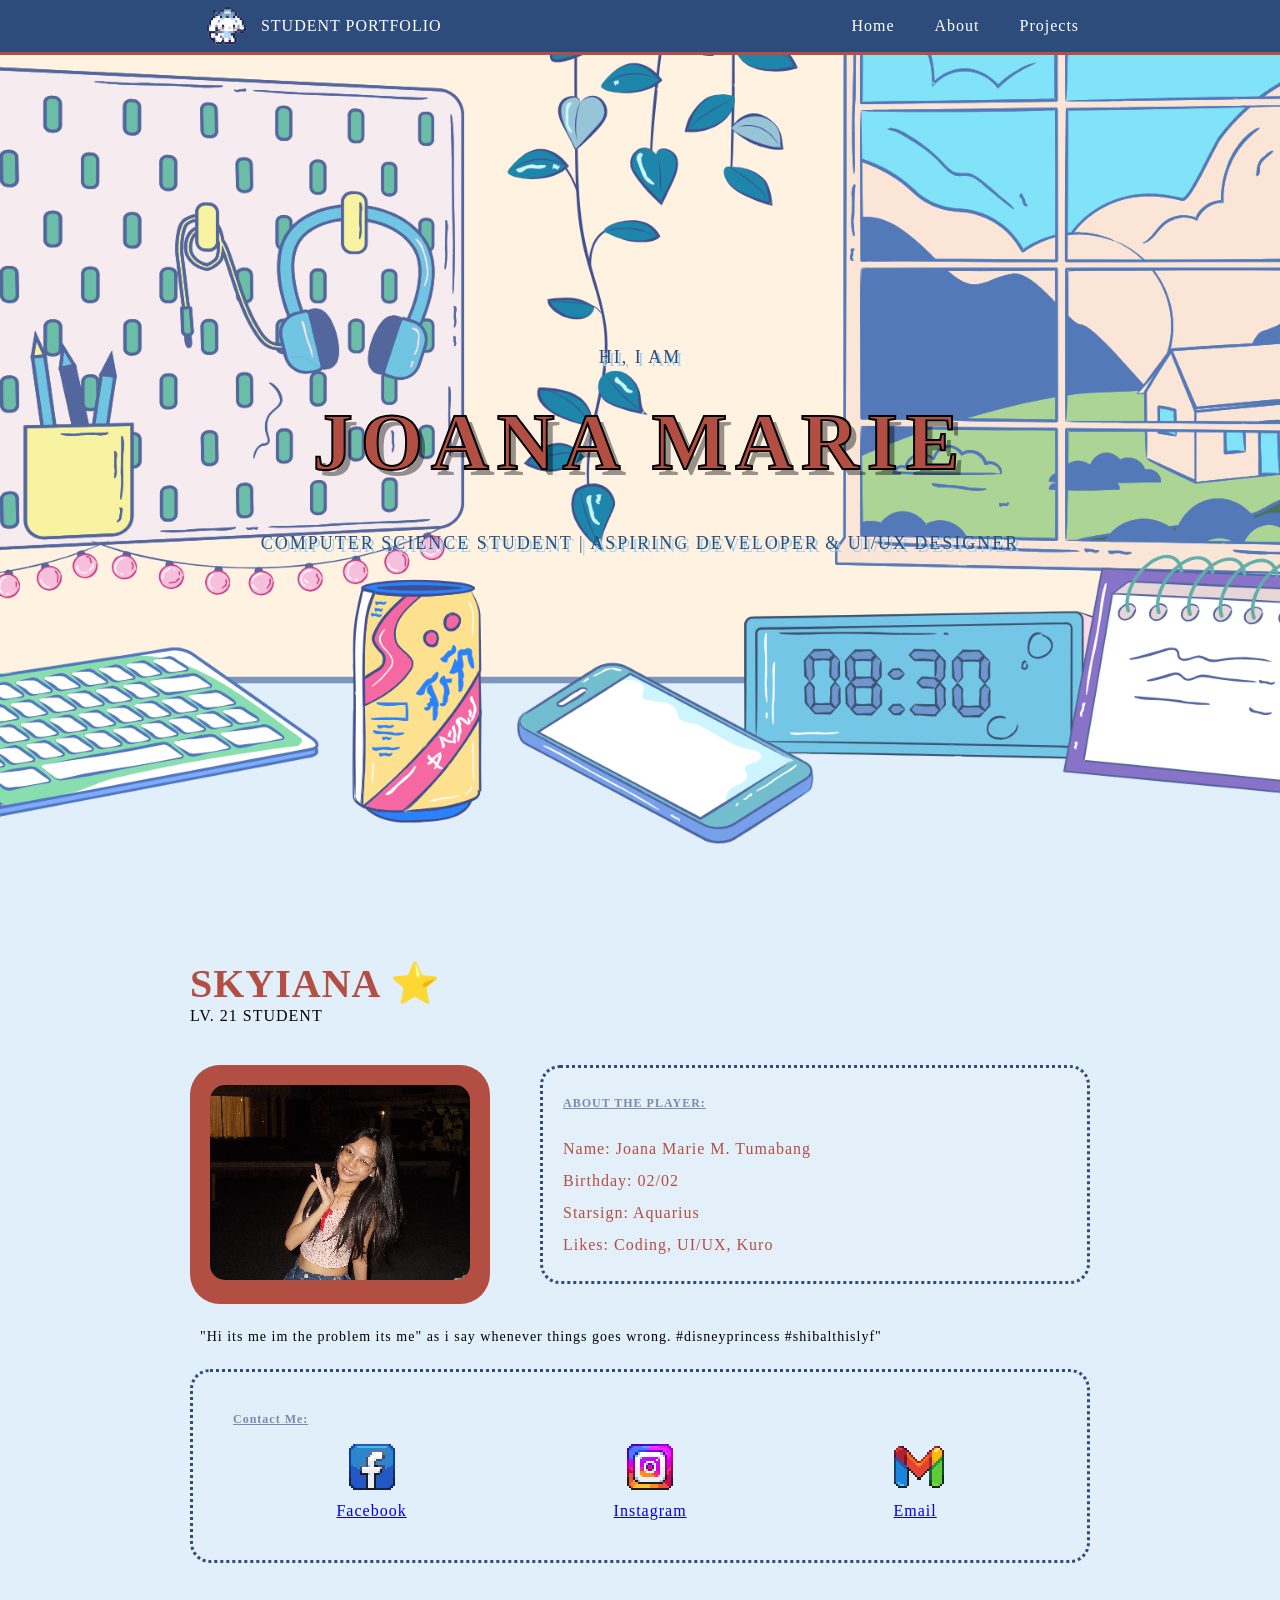
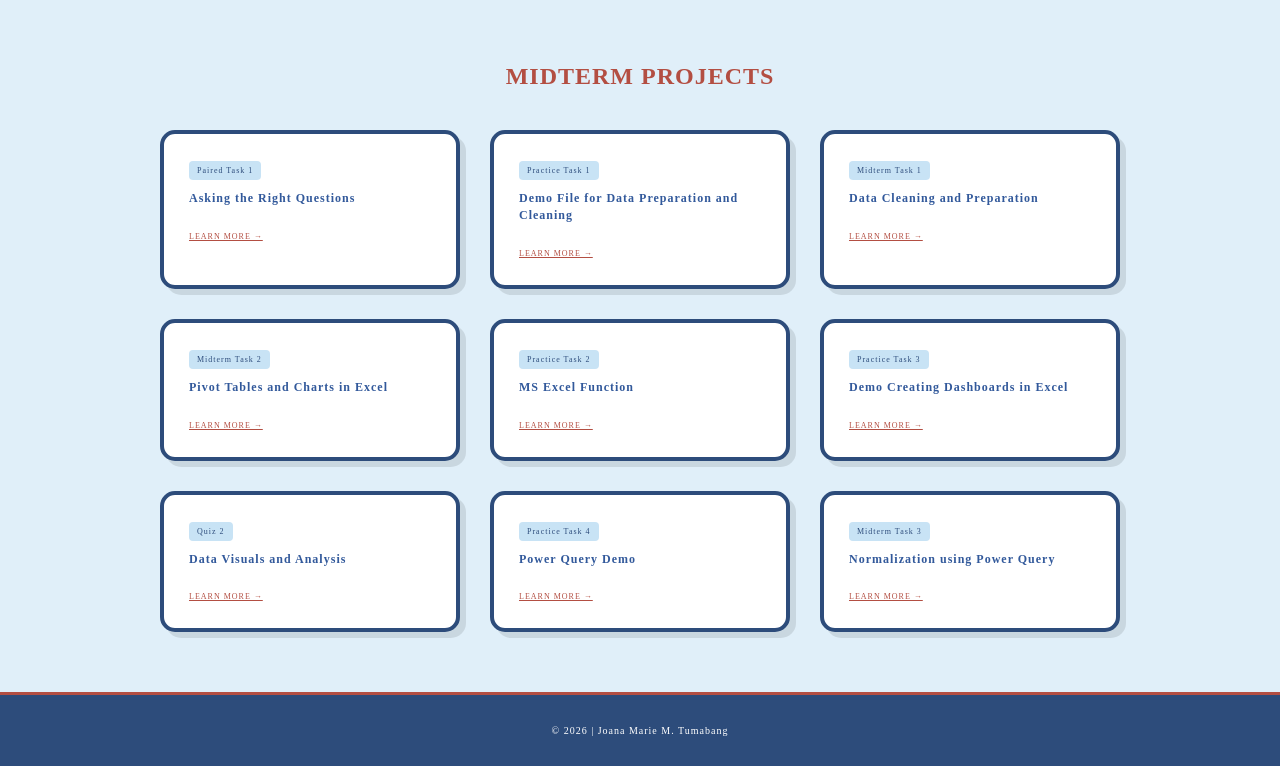
<file: index.html>
<!DOCTYPE html>
<html lang="en">
<head>
    <meta charset="UTF-8">
    <meta name="viewport" content="width=device-width, initial-scale=1.0">
    <title>PORTFOLIO</title>
    <link rel="stylesheet" href="style.css">

</head>




<body>

    <header>
        <nav>
            <div class="logo">
            <img src="pictures/hachi.png" alt="Logo Icon" class="nav-icon">
            <span>STUDENT PORTFOLIO</span>
            </div>

            <ul>
                <li><a href="#hero">Home</a></li>
                <li><a href="#About">About</a></li>
                <li><a href="#Projects">Projects</a></li>
                <!-- <li><a href="#Certificates">Certificates</a></li> -->
                
            </ul>
        </nav>
    </header>

    <main>
        <!-- ---------------------------------------------------------------------------HERO -->
    <section id="hero">
            <div class="hero-overlay">
                <p class="hero-sub">HI, I AM</p>
                <h1 class="hero-title">JOANA MARIE</h1>
                <p class="hero-desc">COMPUTER SCIENCE STUDENT | ASPIRING DEVELOPER & UI/UX DESIGNER</p>
            </div>
        </section>

        <section id="About" class="character-sheet">
            <div class="player-card">
                
                <div class="card-header">
                    <h1 class="player-name">SKYIANA <span class="star">⭐</span></h1>
                    <p class="player-lv">LV. 21 STUDENT</p>
                </div>

                <div class="main-stats">
                    <div class="portrait-box">
                        <img src="me.JPG" alt="Joana Marie">
                    </div>

                    <div class="info-box-stitched">
                        <h2 class="box-title">ABOUT THE PLAYER:</h2>
                        <ul class="stats-list">
                            <li><span>Name:</span> Joana Marie M. Tumabang</li>
                            <li><span>Birthday:</span> 02/02</li>
                            <li><span>Starsign:</span> Aquarius</li>
                            <li><span>Likes:</span> Coding, UI/UX, Kuro</li>
                        </ul>
                    </div>
                </div>

                <div class="bio-container">
                    <p>"Hi its me im the problem its me" as i say whenever things goes wrong. #disneyprincess #shibalthislyf"</p>
                </div>

                <div class="skills-container">
                    <h2 class="box-title">Contact Me:</h2>
                    <div class="skills-grid">
                        <div class="skill-item">
                            <img src="Facebook.png" alt="Facebook">
                            <a href=https://www.facebook.com/jxanamrie/ target="_blank"> Facebook </a>
                            
                        </div>
                        <div class="skill-item">
                            <img src="Instagram.png" alt="Instagram">
                            <a href=https://www.instagram.com/jxwana.m/?hl=en target="_blank"> Instagram </a>
                        </div>
                        <div class="skill-item">
                            <img src="Gmail.png" alt="Gmail">
                            <a href="mailto:jmtumabang23-0249@cca.edu.ph">Email</a>
                        </div>
        
                    
                        </div>
                    </div>
                </div>
            </div>
        </section>

    <section id="Projects" class="activity-section">
            <h2 class="section-title">Midterm Projects</h2>
            <div class="activity-grid">
                <article class="activity-card">
                    <span class="tag"ehe> Paired Task 1 </span>
                    <h3>Asking the Right Questions</h3>
                    <p></p>
                    <a href="https://drive.google.com/file/d/19aBIgeKkWxpyyNkEWSvLCEG8DLnbzKw0/view?usp=drive_link" target="_blank" class="card-link">Learn More →</a>
                </article>
                
                <article class="activity-card">
                    <span class="tag"> Practice Task 1 </span>
                    <h3>Demo File for Data Preparation and Cleaning</h3>
                    <p></p>
                    <a href="https://drive.google.com/file/d/1G7hFoEhExKGB3eWmrqOjkC-Nxx1N0dys/view?usp=drive_link" target="_blank" class="card-link">Learn More →</a>
                </article>

                <article class="activity-card">
                    <span class="tag">Midterm Task 1</span>
                    <h3>Data Cleaning and Preparation</h3>
                    <p></p>
                    <a href="https://drive.google.com/file/d/1WcFjYwCfjPP6Aw7Vp7rs1ROt_YVsygww/view?usp=drive_link" target="_blank" class="card-link">Learn More →</a>
                </article>

                <article class="activity-card">
                    <span class="tag">Midterm Task 2</span>
                    <h3>Pivot Tables and Charts in Excel</h3>
                    <p></p>
                    <a href="https://drive.google.com/file/d/13WxiIro3tFoPnjw0pCvvCyjKMcFPW6KL/view?usp=drive_link" target="_blank" class="card-link">Learn More →</a>
                </article>

                <article class="activity-card">
                    <span class="tag">Practice Task 2</span>
                    <h3>MS Excel Function</h3>
                    <p></p>
                    <a href="https://drive.google.com/file/d/1BeKaWgL_EWww68E3yyXP6A8AcV5NDVZf/view?usp=drive_link" target="_blank" class="card-link">Learn More →</a>
                </article>
                
                <article class="activity-card">
                    <span class="tag">Practice Task 3</span>
                    <h3>Demo Creating Dashboards in Excel</h3>
                    <p></p>
                    <a href="https://drive.google.com/file/d/1Cp32ctsCExGpiFexkufGyQRX8HAWqNWf/view?usp=drive_link" target="_blank" class="card-link">Learn More →</a>
                </article>

                <article class="activity-card">
                    <span class="tag">Quiz 2</span>
                    <h3>Data Visuals and Analysis</h3>
                    <p></p>
                    <a href="https://drive.google.com/file/d/19vSepwIKIB1gMzmkEK6bByNa8YGRagGv/view?usp=drive_link" target="_blank" class="card-link">Learn More →</a>
                </article>

                <article class="activity-card">
                    <span class="tag">Practice Task 4</span>
                    <h3>Power Query Demo</h3>
                    <p></p>
                    <a href="https://drive.google.com/file/d/1RXhczLwU_gtBSc4h_H79qqWbajk-Jq7S/view?usp=drive_link" target="_blank" class="card-link">Learn More →</a>
                </article>

                <article class="activity-card">
                    <span class="tag">Midterm Task 3</span>
                    <h3>Normalization using Power Query</h3>
                    <p></p>
                    <a href="https://drive.google.com/file/d/1a52PoMGnlKcYhiun3qjx6Bzxel9vHrFU/view?usp=drive_link" target="_blank" class="card-link">Learn More →</a>
                </article>



            </div>
        </section>

         <!-- <section id="Certificates"> 
            <h2>Certificates</h2>
            <p>ewan ko pa wait lang</p>
        </section> -->

    </main>

    <footer>
        <p>&copy; 2026 | Joana Marie M. Tumabang</p>
    </footer>

</body>
</html>
</file>
<file: style.css>
@import url('https://fonts.cdnfonts.com/css/press-start');

:root {
    --mariner-50: #f1f8fd;
    --mariner-100: #e0eff9;
    --mariner-200: #c8e3f5;
    --mariner-300: #a1d1ef;
    --mariner-400: #75b7e5;
    --mariner-500: #549cdd;
    --mariner-600: #4082d0;
    --mariner-700: #366dbd;
    --mariner-800: #32599b;
    --mariner-900: #2d4c7b;
    --mariner-950: #1f304c;

    --primary-red: #b34e42; /* Reddish-brown from your previous setup */
    --cream-bg: #e9e5d7;    /* The header/about background color */
}

/* 1. The Smooth Scroll */
html {
    scroll-behavior: smooth;
}

/* 2. Basic Reset */
* {
    margin: 0;
    padding: 0;
    box-sizing: border-box;
    font-family: 'Press Start';
    letter-spacing: 1px;
}

/* 3. Navigation Styling */
nav {
    display: flex;
    justify-content: space-around;
    align-items: center;
    background: var(--mariner-900);
    padding: 1rem;
    position: fixed; /* Keeps the menu at the top while you scroll */
    width: 100%;
    top: 0;
    height: 55px;
    border-bottom: 3px solid var(--primary-red);
}

nav ul {
    display: flex;
    list-style: none;
}

nav ul li a {
    color: white;
    text-decoration: none;
    margin-left: 40px;
}

/* 4. Section Spacing */
section {
    padding: 60px 20px; /* Padding top so the fixed nav doesn't cover the title */
}

.logo {
    display: flex;
    color: white;
    gap: 10px;
    font-family: 'Press Start';
    text-decoration: none;
    align-items: center;
}

.nav-icon {
    width: 50px;
    height: auto;
    image-rendering: pixelated;
}

/* --------------------------------------------------------------------------------------HERO */
#hero {
    background-image: url('herobg1.png');
    height: 100vh;
    background-size: cover;
    background-position: center;
    display: flex;
    flex-direction: column;
    justify-content: center;
    align-items: center;
    text-align: center;
    padding: 20px;
}

.hero-title {
    font-size: 5rem; /* Massive Title */
    color: var(--primary-red);
    text-transform: uppercase;
    letter-spacing: 8px;
    -webkit-text-stroke: 2px black;
    text-shadow: 6px 6px 0px rgba(0,0,0,0.4);
    margin-bottom: 30px;
}

.hero-sub, 
.hero-desc {
    font-size: 18px; /* Bigger Subtitles */
    letter-spacing: 2px;
    color: var(--mariner-900);
    text-shadow: 3px 3px 0px var(--mariner-300);
    max-width: 900px;
    margin: 15px 0;
    line-height: 50px;
}

/* -------------------------------------------------------------------ABOUT */
#About {
    background-color: var(--mariner-100);
    padding-bottom: 0;
}

.character-sheet {
    background-color: #e3d5c1; /* Matching your image bg */
    display: flex;
    justify-content: center;
    padding-bottom: 20px;
}

.player-card {
    max-width: 900px;
    width: 100%;
    margin: 0 auto;
}

.card-header .player-name {
    font-size: 40px;
    color: #b34e42;
}

.main-stats {
    display: flex;
    gap: 50px;
    margin-top: 40px;
    flex-wrap: wrap;
    align-items: flex-start;
}

.portrait-box {
    background-color: #b34e42; /* Terracotta Frame */
    padding: 20px;
    border-radius: 30px;
    width: 300px;
}

.portrait-box img {
    width: 100%;
    border-radius: 15px;
    image-rendering: pixelated;
}

.info-box-stitched {
    flex: 1;
    border: 3px dotted #2d4c7b; /* The Blue Stitched Border */
    border-radius: 20px;
    padding: 20px;
    line-height: 2.5;
    background: rgba(255, 255, 255, 0.1);
}

.bio-container {
    margin: 10px 0;
    padding: 10px 10px;
    font-size: 14px;
    line-height: 1.8;
}

.box-title {
    font-size: 12px;
    color: #7a8ba8;
    text-decoration: underline;
    margin-bottom: 15px;
}

.stats-list {
    list-style: none;
    line-height: 2;
    color: #b34e42;
}

.skills-container {
    margin-top: 10px;
    border: 3px dotted #2d4c7b;
    border-radius: 20px;
    padding: 40px;
}

.skills-grid {
    display: flex;
    justify-content: space-around;
    flex-wrap: wrap;
}

.skill-item img {
    width: 50px;
    image-rendering: pixelated;
    display: block;
    padding: auto;
    margin: 0 auto;
    margin-bottom: 10px;
}

/*-------------------------------------------------------------Activity */
.activity-section {
    background-color: var(--mariner-100); /* Keeps the section distinct */
    padding: 100px 20px 60px 20px; /* Top padding increased for fixed nav */
    text-align: center;
    border-bottom: 3px solid var(--primary-red);
}

.section-title {
    font-family: 'Press Start', cursive;
    color: var(--primary-red);
    margin-bottom: 40px;
    font-size: 1.5rem;
    text-transform: uppercase;
}

.activity-grid {
    display: flex;
    justify-content: center;
    gap: 30px;
    flex-wrap: wrap;
}

.activity-card {
    background: white;
    border: 4px solid var(--mariner-900);
    padding: 25px;
    width: 300px;
    border-radius: 15px;
    transition: transform 0.2s;
    text-align: left;
    box-shadow: 6px 6px 0px rgba(0,0,0,0.1);
}

.activity-card:hover {
    transform: translateY(-10px);
    background-color: var(--mariner-50);
}

.activity-card h3 {
    font-family: 'Press Start', cursive;
    font-size: 12px;
    color: var(--mariner-800);
    margin-bottom: 15px;
    line-height: 1.4;
}

.activity-card p {
    font-size: 0.9rem;
    color: var(--mariner-950);
    margin-bottom: 15px;
}

.activity-card a, 
.card-link {
    font-family: 'Press Start', cursive;
    font-size: 8px;
    color: var(--primary-red);
    text-decoration: none;
    text-transform: uppercase;
    display: inline-block;
    margin-top: 10px;
    transition: 0.3s;
    text-decoration: underline;
}

.tag {
    font-family: 'Press Start', cursive;
    font-size: 8px;
    background-color: var(--mariner-200);
    color: var(--mariner-900);
    padding: 5px 8px;
    border-radius: 4px;
    display: inline-block;
    margin-bottom: 10px;
}

/* 5. FOOTER (Updated to your format) */
footer {
    text-align: center;
    padding: 30px;
    background-color: var(--mariner-900);
    color: white;
    font-family: 'Press Start', cursive;
    font-size: 10px;
}
</file>
